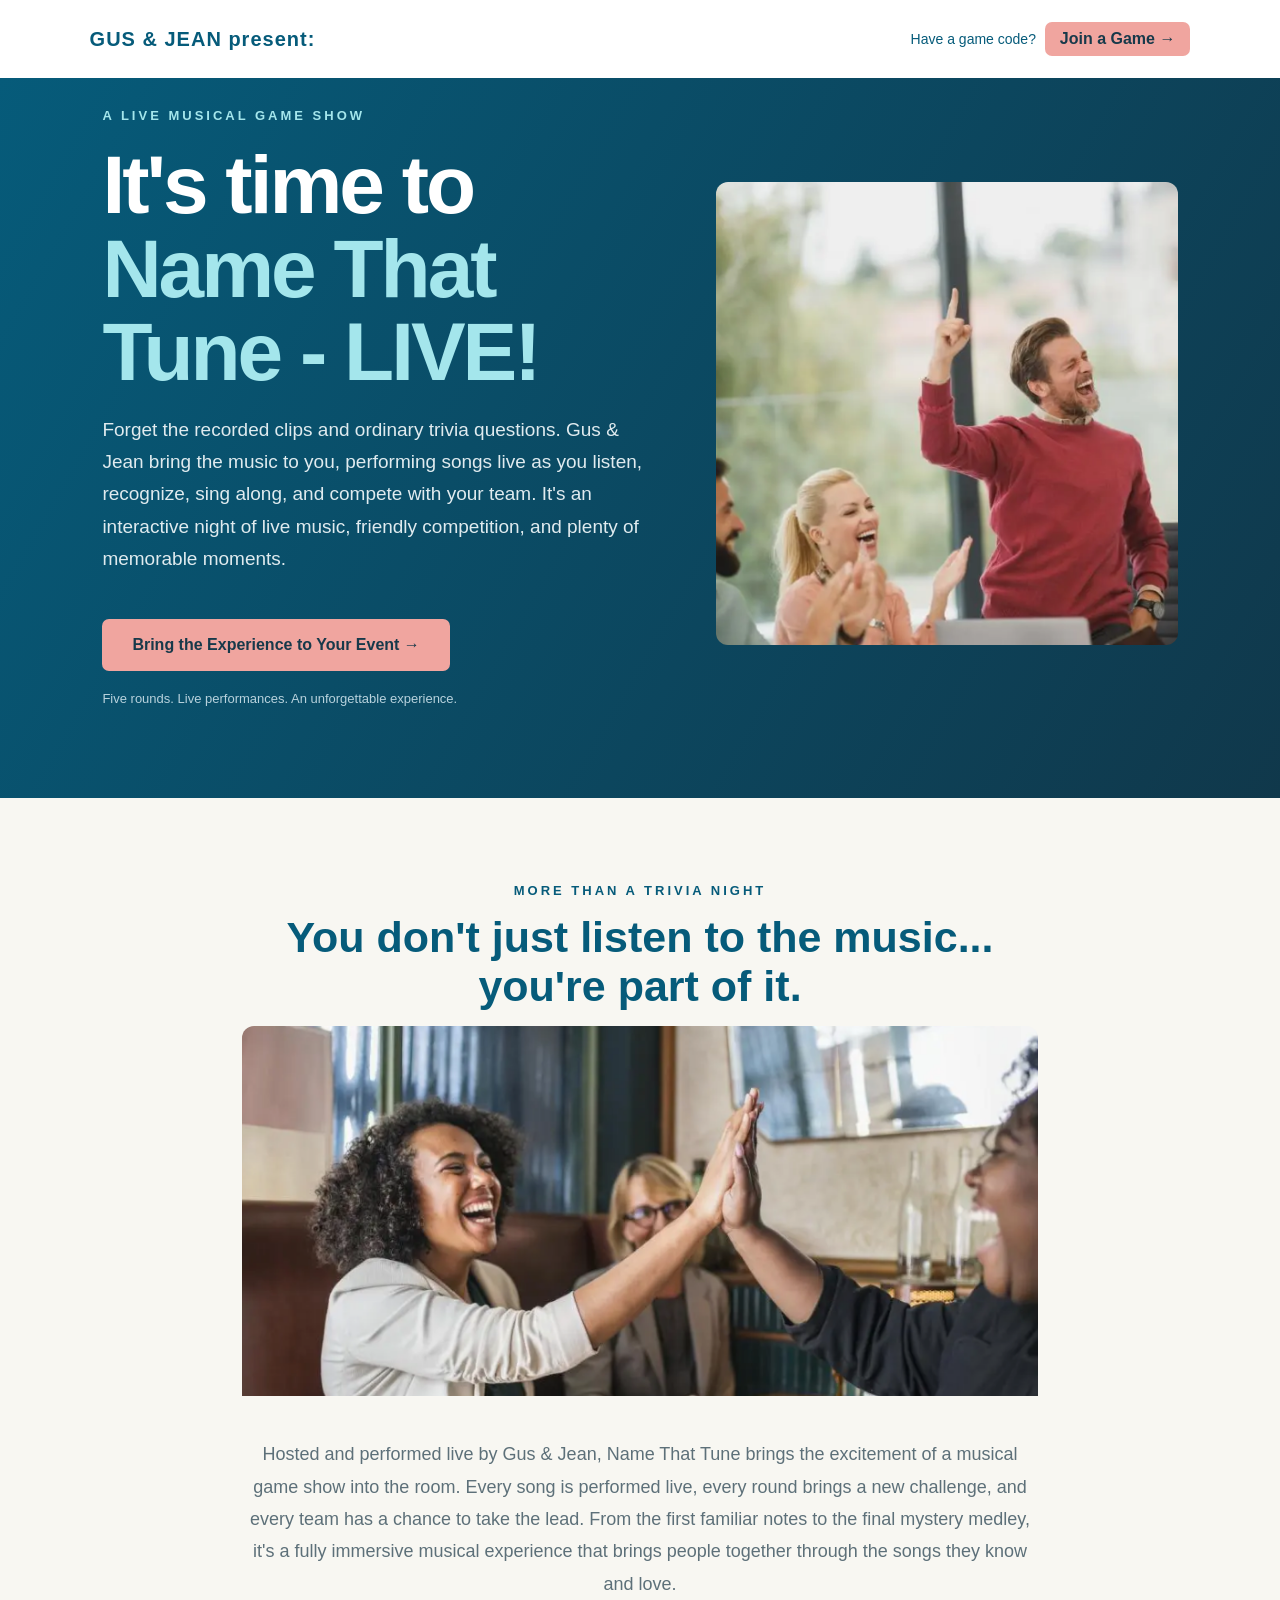
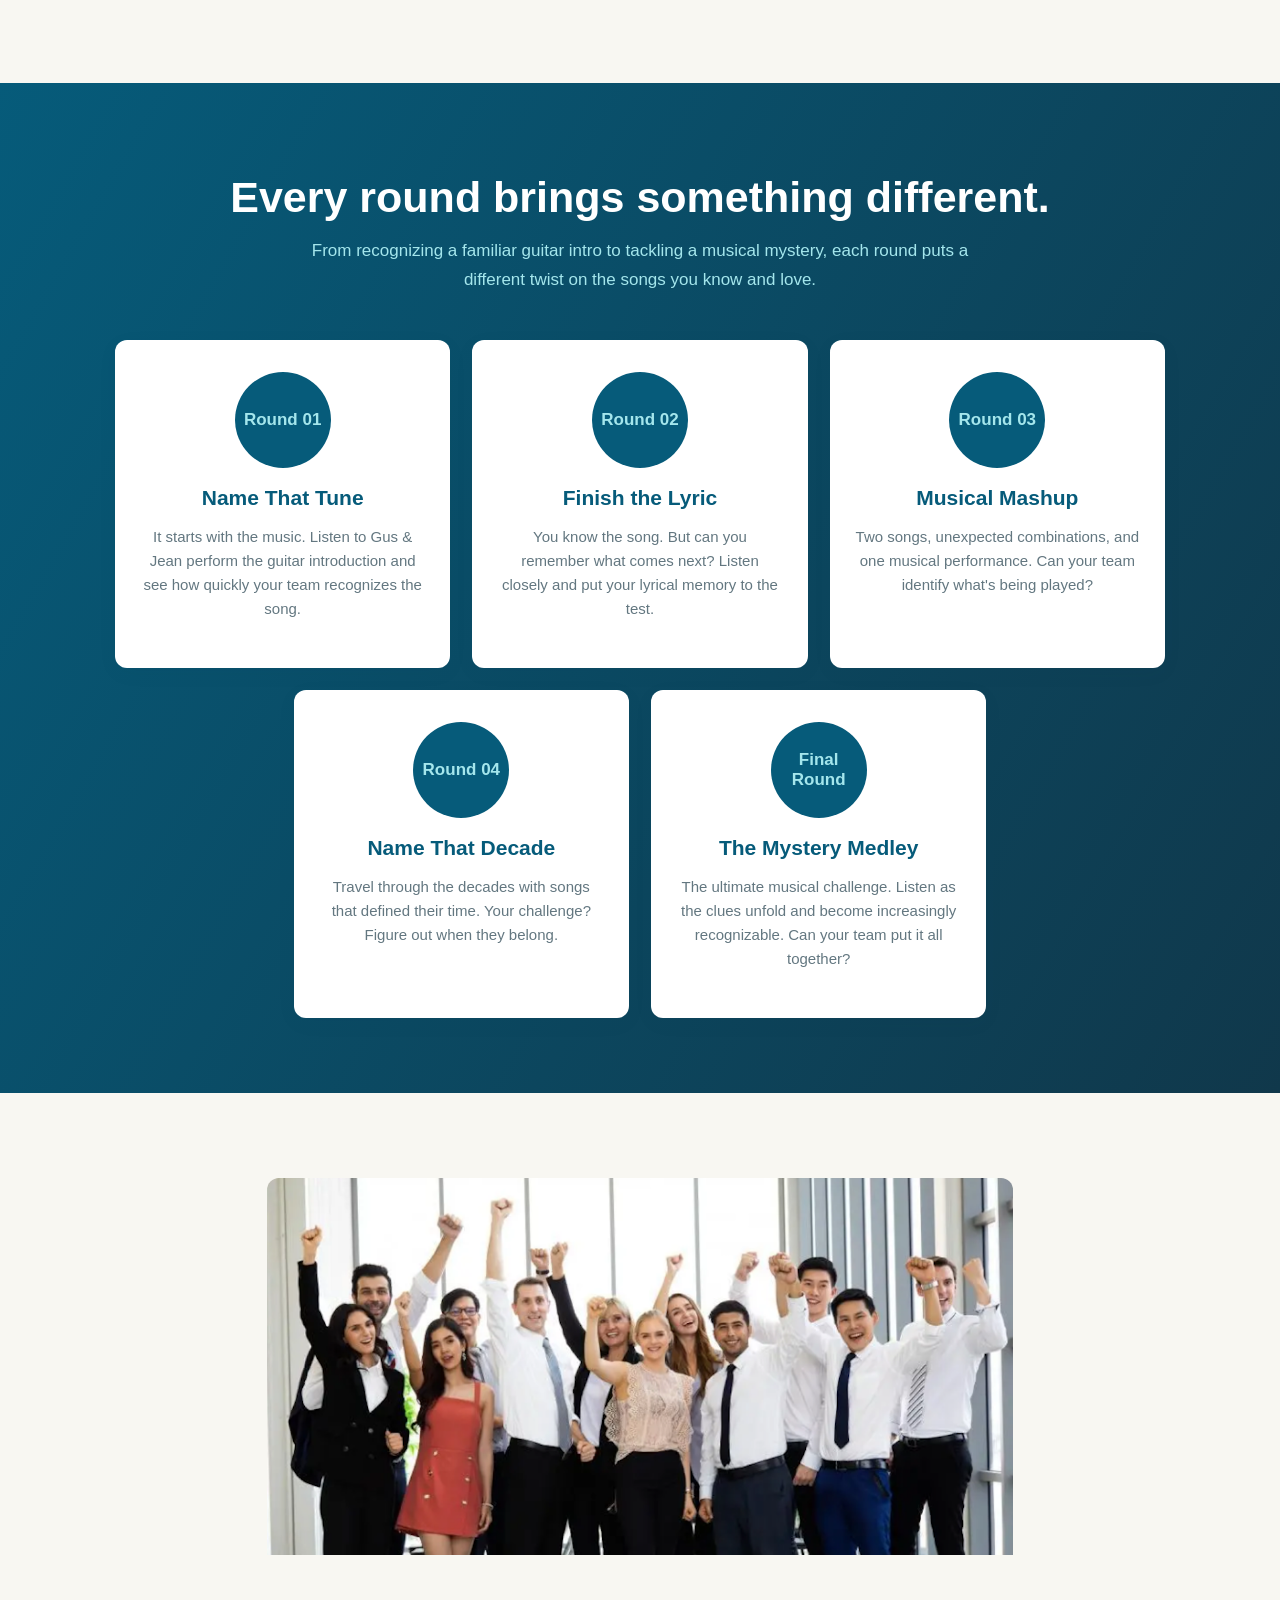
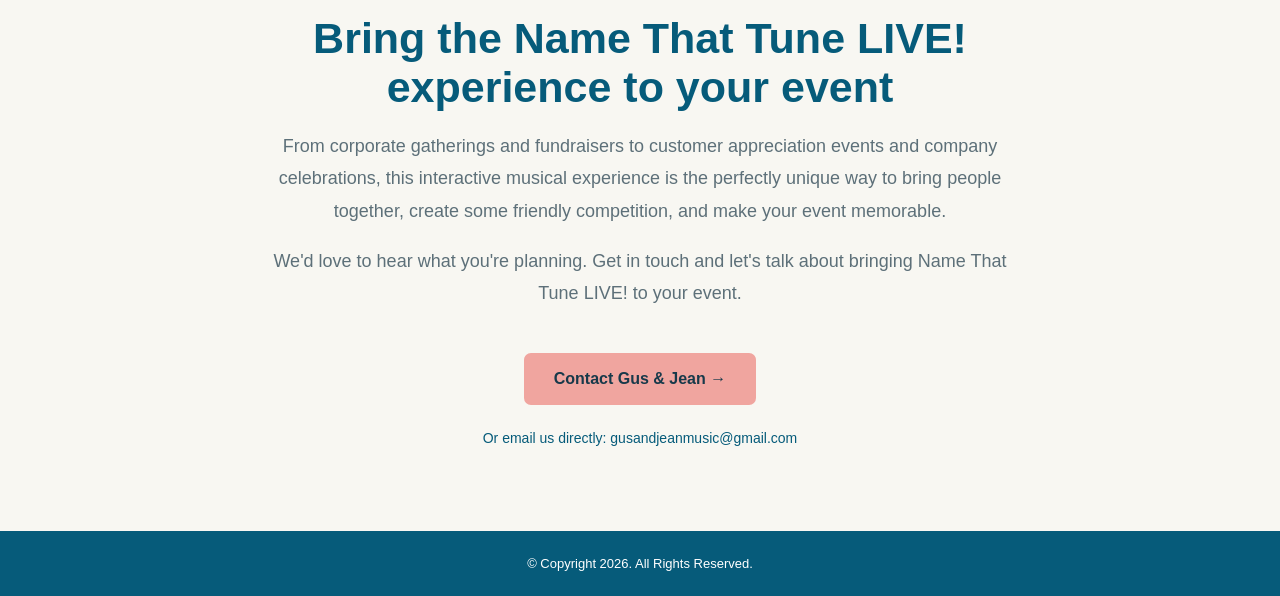
<file: index.html>
<!DOCTYPE html>
<html lang="en">
<head>
<meta charset="UTF-8">
<meta name="viewport" content="width=device-width, initial-scale=1.0">
<title>Name That Tune | A Live Music Experience</title>
<meta name="description" content="Join Gus & Jean for a live Name That Tune experience. Listen, guess the song, and see if your team can take the lead.">

<style>
:root {
  --teal:#065B7A;
  --dark:#10384B;
  --aqua:#A4E6EC;
  --coral:#F0A59F;
  --cream:#F8F7F2;
  --white:#FFFFFF;
}

* {
  box-sizing:border-box;
}

html {
  scroll-behavior:smooth;
}

body {
  margin:0;
  font-family:Arial,Helvetica,sans-serif;
  color:var(--dark);
  background:var(--cream);
}

header {
  padding:22px 7%;
  display:flex;
  align-items:center;
  justify-content:space-between;
  background:var(--white);
  gap:20px;
}

.header-join {
  color:var(--teal);
  font-size:14px;
  text-decoration:none;
  white-space:nowrap;
}

.header-join strong {
  margin-left:5px;
}

.header-join:hover {
  text-decoration:underline;
}

.logo {
  color:var(--teal);
  font-weight:800;
  font-size:20px;
  letter-spacing:1px;
}

.hero {
  min-height:570px;
  padding-top: 30px !important;
  padding:75px 8%;
  background:linear-gradient(120deg,#065B7A,#10384B);
  color:white;
  display:grid;
  grid-template-columns:1.1fr .9fr;
  align-items:center;
  gap:50px;
  overflow:hidden;
}

.eyebrow {
  color:var(--aqua);
  font-size:13px;
  font-weight:800;
  letter-spacing:3px;
  text-transform:uppercase;
}

.hero h1 {
  font-size:clamp(48px,7vw,82px);
  line-height:1.02;
  margin:20px 0;
  letter-spacing:-3px;
}

.hero h1 span {
  color:var(--aqua);
}

.hero p {
  font-size:19px;
  line-height:1.7;
  color:#E0EBEF;
  max-width:550px;
}

.button {
  display:inline-block;
  margin-top:25px;
  padding:17px 30px;
  border-radius:7px;
  background:var(--coral);
  color:#17394A;
  font-size:16px;
  font-weight:800;
  text-decoration:none;
  transition:transform .2s,background .2s;
}

.button:hover {
  transform:translateY(-3px);
  background:#F6BDB6;
}

.join-button {
  display:inline-block;
  
  padding:8px 15px;
  border-radius:7px;
  background:var(--coral);
  color:#17394A;
  font-size:16px;
  font-weight:800;
  text-decoration:none;
  transition:transform .2s,background .2s;
}

.join-button:hover {
  transform:translateY(-1px);
  background:#F6BDB6;
}

.hero-note {
  font-size:13px !important;
  color:#B8D2DD !important;
  margin-top:17px;
}

/* Decorative music illustration */



.intro {
  text-align:center;
  padding:85px 8% 65px;
  max-width:1000px;
  margin:auto;
}

.intro h2 {
  font-size:clamp(30px,4vw,43px);
  margin:15px 0;
  color:var(--teal);
}

.intro p {
  font-size:18px;
  line-height:1.8;
  color:#5D7079;
}

.rounds {
  padding:75px 8%;
  background:linear-gradient(120deg,#065B7A,#10384B);
  text-align:center;
}

.rounds h2 {
  font-size:clamp(30px,4vw,43px);
   color:white;
  margin:15px 0;
}

.rounds-intro {
  max-width:700px;
  margin:0 auto 45px;
  color:var(--aqua);
  font-size:17px;
  line-height:1.7;
}

.round-grid {
  max-width:1050px;
  margin:auto;
  display:grid;
  grid-template-columns:repeat(6,1fr);
  gap:22px;
}

.round-card {
  grid-column:span 2;
  background:white;
  padding:32px 25px;
  border-radius:12px;
  text-align:center;
  box-shadow:0 5px 20px #16435A0C;
}

.round-card:nth-child(4) {
  grid-column:2 / span 2;
}

.round-card:nth-child(5) {
  grid-column:4 / span 2;
}

.round-label {
  width:96px;
  height:96px;
  border-radius:50%;
  display:flex;
  justify-content:center;
  align-items:center;
  margin:0 auto 18px;
  background: #065B7A;
   color:var(--aqua);
  font-size:17px;
  font-weight:900;
}

.round-card h3 {
  color:var(--teal);
  font-size:21px;
  margin:12px 0;
}

.round-card p {
  color:#637780;
  line-height:1.6;
  font-size:15px;
}

@media(max-width:750px) {
  .round-grid {
    grid-template-columns:1fr;
  }

  .round-card,
  .round-card:nth-child(4),
  .round-card:nth-child(5) {
    grid-column:1;
  }

  
}



.closing {
  background:var(--dark);
  color:white;
  text-align:center;
  padding:75px 20px;
}

.closing h2 {
  font-size:clamp(30px,4vw,43px);
  margin:12px 0;
}

.closing p {
  color:#C5D7DF;
  font-size:17px;
}

.bring-it {
  text-align:center;
  padding:85px 8%;
  max-width:950px;
  margin:auto;
}

.bring-it h2 {
  font-size:clamp(30px,4vw,43px);
  color:var(--teal);
  margin:15px 0;
}

.bring-it p {
  font-size:18px;
  line-height:1.8;
  color:#5D7079;
  max-width:800px;
  margin:18px auto;
}

.email-option {
  margin-top:25px;
  color:var(--teal);
  font-size:14px;
}



.email-option a:hover {
  text-decoration:underline;
}

footer {
  padding:25px;
  text-align:center;
  color:white;
  background:var(--teal);
  font-size:13px;
}

footer strong {
  color:var(--teal);
}

@media(max-width:750px) {
  header {
    padding:20px 6%;
  }

  .header-join {
  font-size:12px;
  text-align:right;
  white-space:normal;
}

  .hero {
    grid-template-columns:1fr;
    text-align:center;
    padding:65px 7% 45px;
    gap:10px;
  }

  .hero p {
    margin-left:auto;
    margin-right:auto;
  }

  .visual {
    min-height:280px;
  }

  .record {
    width:240px;
  }

  .steps {
    grid-template-columns:1fr;
  }

  .intro {
    padding:65px 8%;
  }
}

@media(prefers-reduced-motion:reduce) {
  .record {
    animation:none;
  }

  .button {
    transition:none;
  }
}
</style>
</head>


<body>

  <header>
    <div class="logo">GUS & JEAN present:</div>
    <a href="../team.html" class="header-join">
      Have a game code? <strong class="join-button">Join a Game →</strong>
    </a>
  </header>
  
  <section class="hero">
    <div>
      <div class="eyebrow">A live musical game show</div>
  
      <h1>It's time to <span>Name That Tune - LIVE!</span></h1>
  
      <p>
        Forget the recorded clips and ordinary trivia questions.
        Gus & Jean bring the music to you, performing songs live
        as you listen, recognize, sing along, and compete with
        your team. It's an interactive night of live music,
        friendly competition, and plenty of memorable moments.
      </p>
  
      <a href="#bring-it" class="button">Bring the Experience to Your Event →</a>
  
      <p class="hero-note">
        Five rounds. Live performances. An unforgettable experience.
      </p>
    </div>
    <div>
      <img style="width: 100%; border-radius: 12px;" src="hero.png">
    </div>
  </section>
  
  <section class="intro">
    
    
    
    <div class="eyebrow" style="color:#065B7A">
      More than a trivia night
    </div>
  
    <h2>You don't just listen to the music... you're part of it.</h2>
  <img style="width: 100%; border-radius: 12px; padding-bottom: 20px;" src="clapping.png">
    <p>
      Hosted and performed live by Gus & Jean, Name That Tune
      brings the excitement of a musical game show into the room.
      Every song is performed live, every round brings a new
      challenge, and every team has a chance to take the lead.
      From the first familiar notes to the final mystery medley,
      it's a fully immersive musical experience that brings
      people together through the songs they know and love.
    </p>
  </section>
  
  <section class="rounds">
  
    
  
    <h2>Every round brings something different.</h2>
  
    <p class="rounds-intro">
      From recognizing a familiar guitar intro to tackling
      a musical mystery, each round puts a different twist
      on the songs you know and love.
    </p>
  
    <div class="round-grid">
  
      <div class="round-card">
        <div class="round-label">Round 01</div>
        <h3>Name That Tune</h3>
        <p>
          It starts with the music. Listen to Gus & Jean
          perform the guitar introduction and see how quickly
          your team recognizes the song.
        </p>
      </div>
  
      <div class="round-card">
        <div class="round-label">Round 02</div>
        <h3>Finish the Lyric</h3>
        <p>
          You know the song. But can you remember what comes
          next? Listen closely and put your lyrical memory
          to the test.
        </p>
      </div>
  
      <div class="round-card">
        <div class="round-label">Round 03</div>
        <h3>Musical Mashup</h3>
        <p>
          Two songs, unexpected combinations, and one musical
          performance. Can your team identify what's being played?
        </p>
      </div>
  
      <div class="round-card">
        <div class="round-label">Round 04</div>
        <h3>Name That Decade</h3>
        <p>
          Travel through the decades with songs that defined
          their time. Your challenge? Figure out when they belong.
        </p>
      </div>
  
      <div class="round-card">
        <div class="round-label">Final Round</div>
        <h3>The Mystery Medley</h3>
        <p>
          The ultimate musical challenge. Listen as the clues
          unfold and become increasingly recognizable.
          Can your team put it all together?
        </p>
      </div>
  
    </div>
  </section>
  
  <!-- EVENT BOOKING SECTION -->
  <section class="bring-it" id="bring-it">
    <img style="width: 100%; border-radius: 12px; padding-bottom: 40px;" src="group.png">
  
    <h2>Bring the Name That Tune LIVE! experience to your event</h2>
  
    <p>
      From corporate gatherings and fundraisers to customer
      appreciation events and company celebrations, this interactive 
      musical experience is the perfectly unique way to bring people 
      together, create some friendly competition, and make your event memorable.
    </p>
    <p>
      We'd love to hear what you're planning.
      Get in touch and let's talk about bringing
      Name That Tune LIVE! to your event.
    </p>
  
    <a href="mailto:gusandjeanmusic@gmail.com?subject=Name%20That%20Tune%20LIVE%20Inquiry"
       class="button">
      Contact Gus & Jean →
    </a>
  
    <div class="email-option">
      Or email us directly: gusandjeanmusic@gmail.com
    </div>
    
  </section>
  
  
  
  <footer>
    © Copyright 2026. All Rights Reserved.
  </footer>
  
  </body>
  
</html>
</file>
